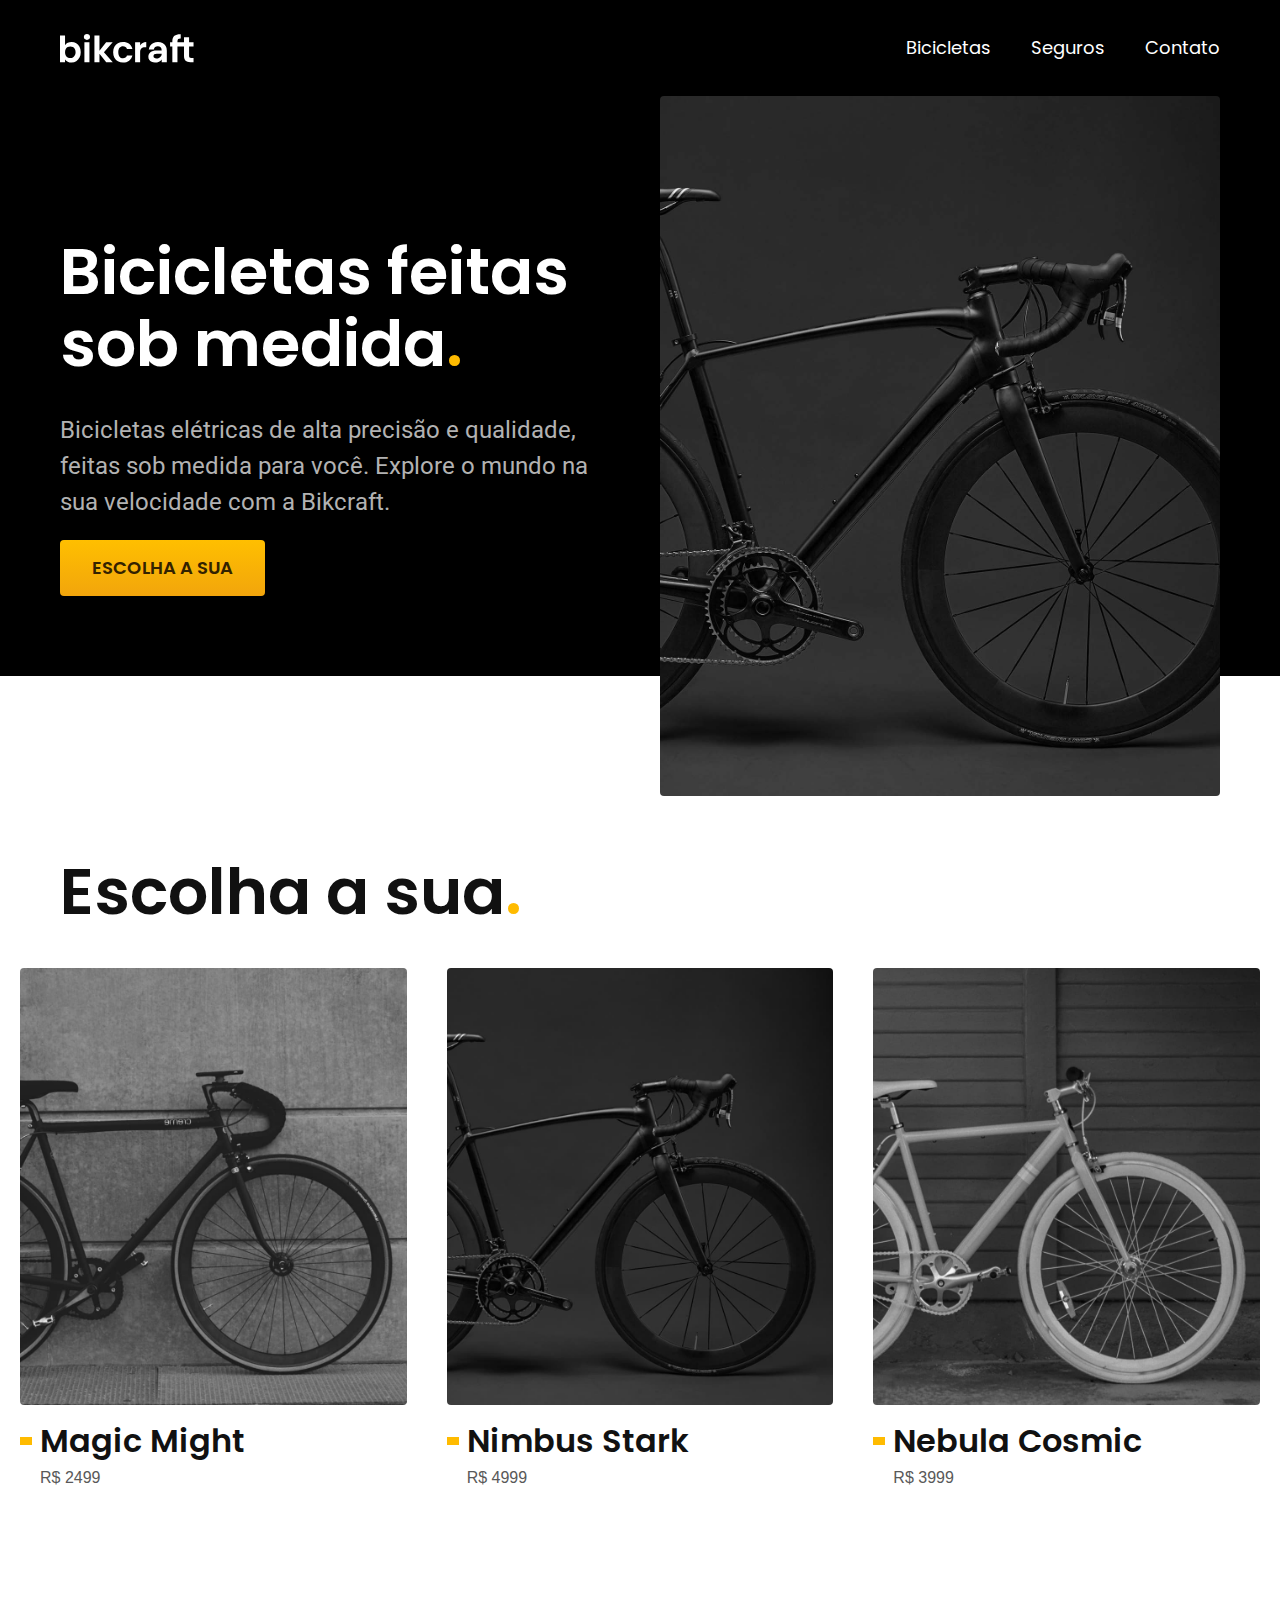
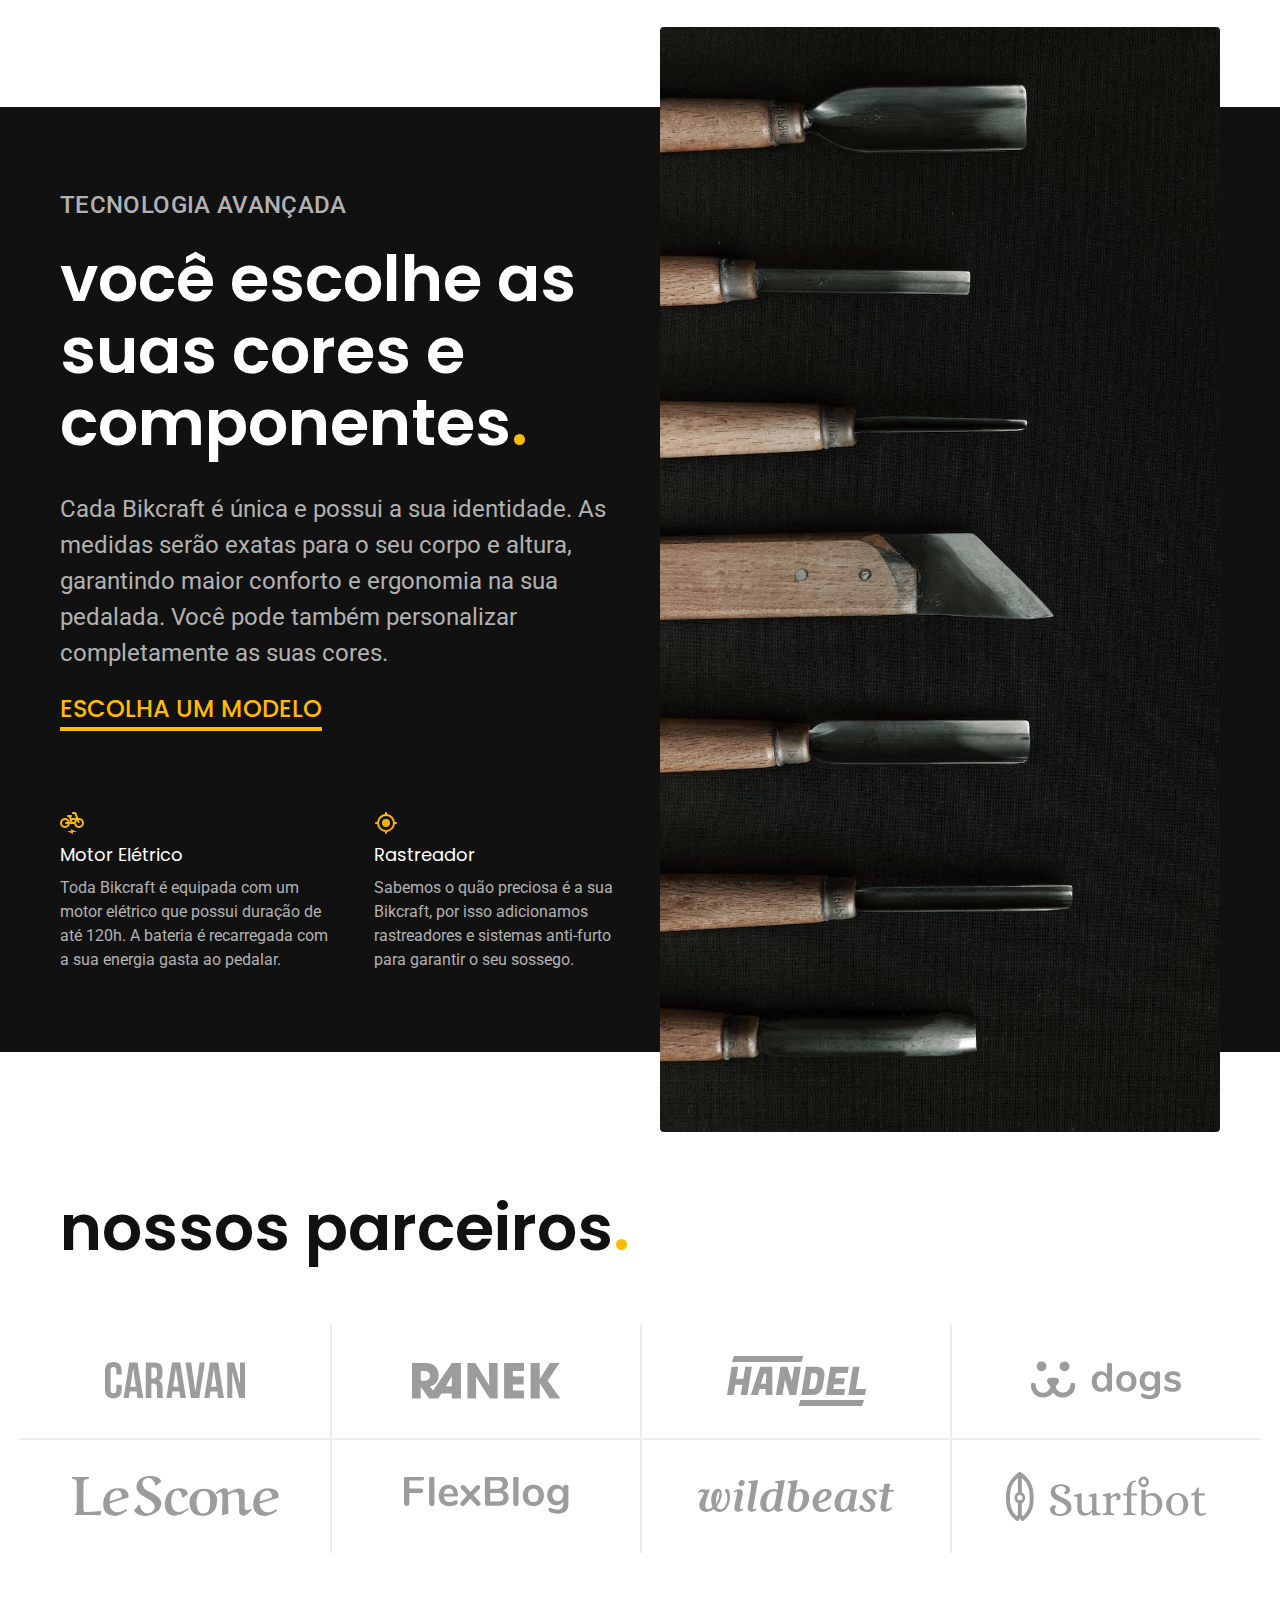
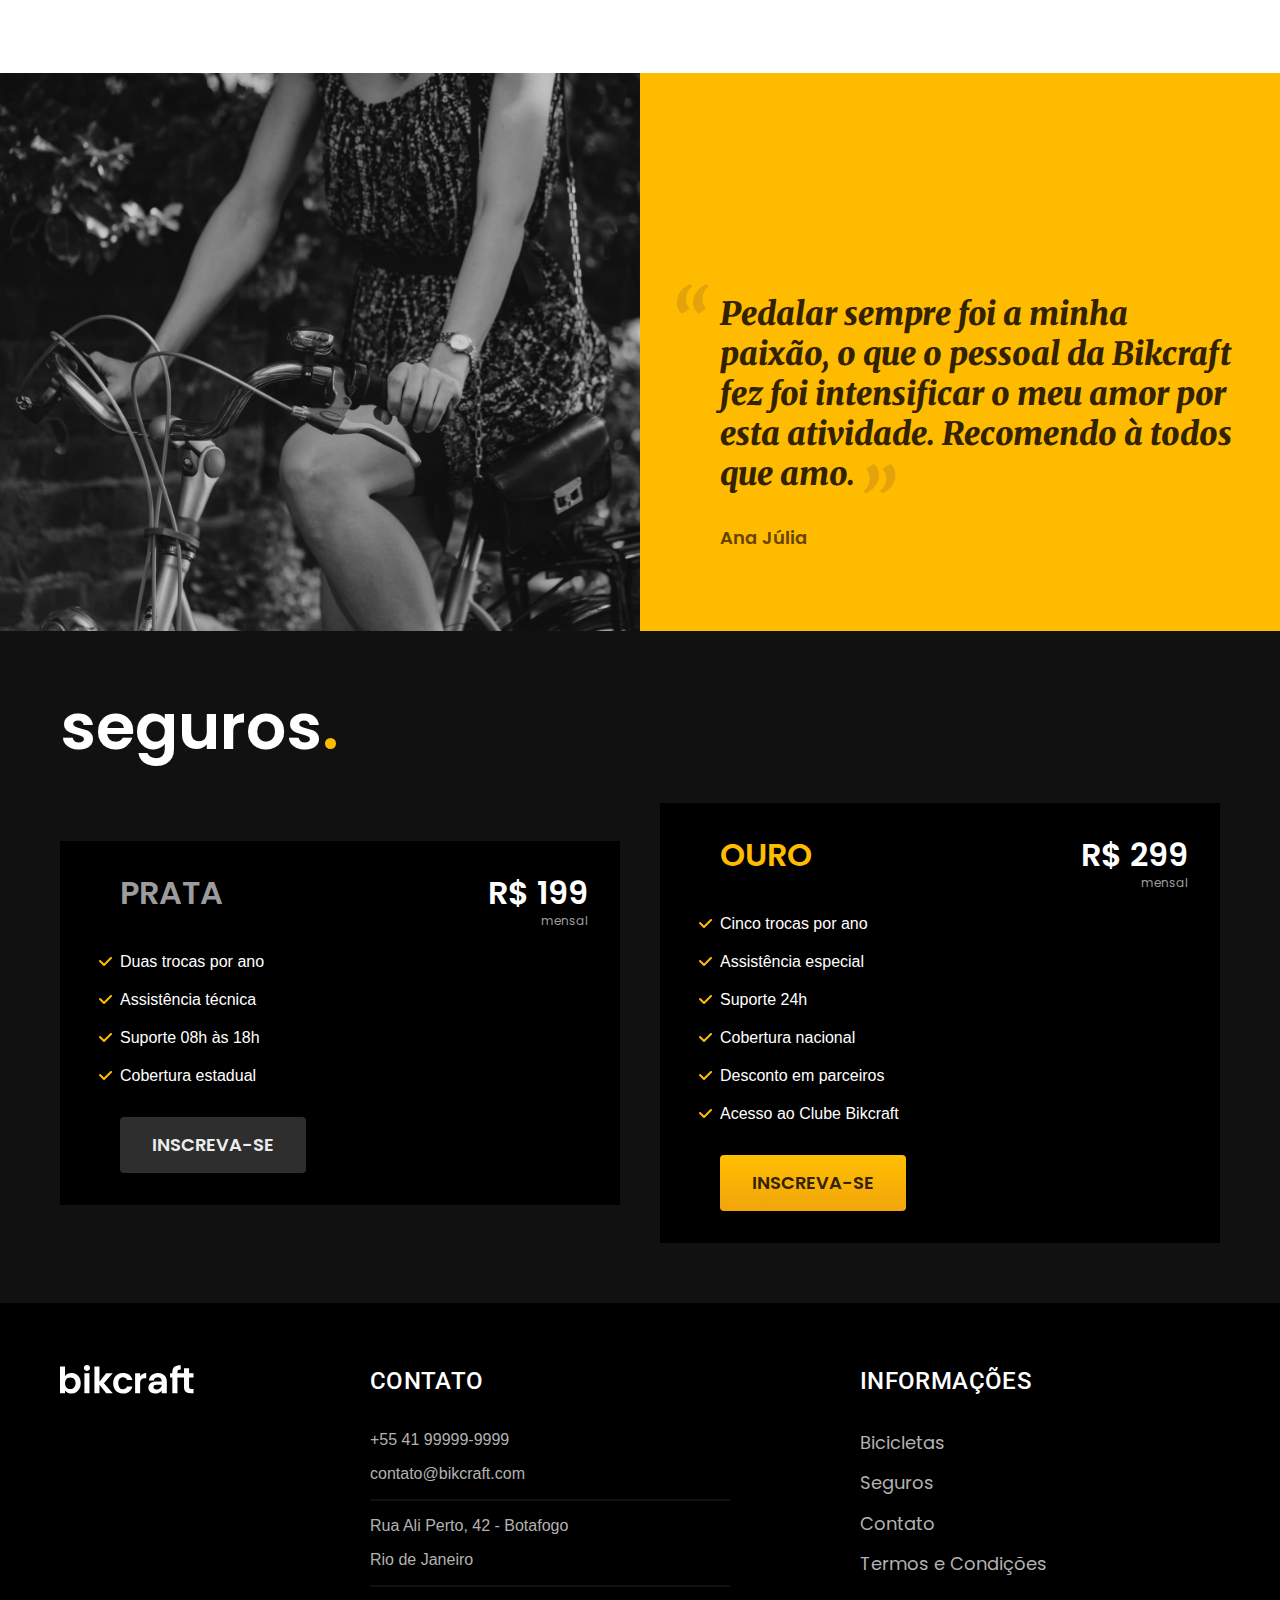
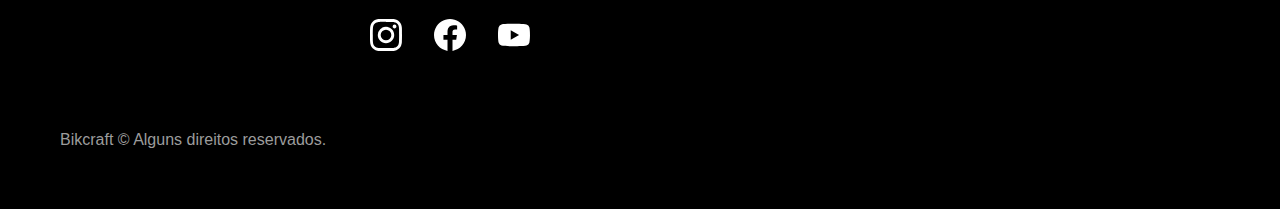
<file: index.html>
<!DOCTYPE html>
<html lang="pt-br">

<head>
  <meta charset="UTF-8">
  <meta name="viewport" content="width=device-width, initial-scale=1.0">

  <title>Bikcraft - Bicicletas Elétricas</title>
  <meta name="description" content="Bicicletas elétricas de alta precisão e qualidade,  feitas sob medida para o cliente. Explore o mundo na sua velocidade com a Bikcraft.">

  <link rel="stylesheet" href="./css/style.css">

  <link rel="preconnect" href="https://fonts.googleapis.com">
  <link rel="preconnect" href="https://fonts.gstatic.com" crossorigin>
  <link href="https://fonts.googleapis.com/css2?family=Merriweather:ital,wght@0,300;0,400;0,700;0,900;1,300;1,400;1,700;1,900&family=Poppins:ital,wght@0,100;0,200;0,300;0,400;0,500;0,600;0,700;0,800;0,900;1,100;1,200;1,300;1,400;1,500;1,600;1,700;1,800;1,900&family=Roboto:ital,wght@0,100;0,300;0,400;0,500;0,700;0,900;1,100;1,300;1,400;1,500;1,700;1,900&display=swap" rel="stylesheet">
</head>

<body>
  <header class="header-bg">
    <div class="header container">
      <a href="./">
        <img src="./img/bikcraft.svg" alt="Bikcraft">
      </a>

      <nav aria-label="primaria">
        <ul class="header-menu font-1-m cor-0">
          <li><a href="./bicicletas.html">Bicicletas</a></li>
          <li><a href="./seguros.html">Seguros</a></li>
          <li><a href="./contato.html">Contato</a></li>
        </ul>
      </nav>
    </div>
  </header>

  <main class="introducao-bg">
    <div class="introducao container">
      <div class="introducao-conteudo">
        <h1 class="font-1-xxl cor-0">Bicicletas feitas sob medida<span class="cor-p1">.</span></h1>
        <p class="font-2-l cor-5">Bicicletas elétricas de alta precisão e qualidade, feitas sob medida para você. Explore o mundo na sua velocidade com a Bikcraft.</p>
        <a class="botao" href="./bicicletas.html">Escolha a sua</a>
      </div>
      <div>
        <img src="./img/fotos/introducao.jpg" alt="Bicicleta elétrica preta.">
      </div>
    </div>
  </main>
  <article class="bicicletas-lista">
  <h2 class="font-1-xxl container">Escolha a sua<span class="cor-p1">.</span></h2>

  <ul>
    <li>
      <a href="./bicicletas/magic.html">
        <img src="./img/bicicletas/magic-home.jpg" alt="Bicicleta preta">
        <h3 class="font-1-xl">Magic Might</h3>
        <span class="font-2-m cor-8">R$ 2499</span>
      </a>
    </li>

      <li>
      <a href="./bicicletas/nimbus.html">
        <img src="./img/bicicletas/nimbus-home.jpg" alt="Bicicleta preta">
        <h3 class="font-1-xl">Nimbus Stark</h3>
        <span class="font-2-m cor-8">R$ 4999</span>
      </a>
    </li>

      <li>
      <a href="./bicicletas/nebula.html">
        <img src="./img/bicicletas/nebula-home.jpg" alt="Bicicleta preta">
        <h3 class="font-1-xl">Nebula Cosmic</h3>
        <span class="font-2-m cor-8">R$ 3999</span>
      </a>
    </li>
  </ul>
  </article>

  <article class="tecnologia-bg"> 
    <div class="tecnologia container">
      <div class="tecnologia-conteudo">
        <span class="font-2-l-b cor-5">Tecnologia Avançada</span>
        <h2 class="font-1-xxl cor-0">você escolhe as suas cores e componentes<span class="cor-p1">.</span></h2>
        <p class="font-2-l cor-5">Cada Bikcraft é única e possui a sua identidade. As medidas serão exatas para o seu corpo e altura, garantindo maior conforto e ergonomia na sua pedalada. Você pode também personalizar completamente as suas cores.</p>
        <a class="link" href="./bicicletas.html">Escolha um modelo</a>
        <div class="tecnologia-vantagens">
          <div>
            <img src="./img/icones/eletrica.svg" alt="">
            <h3 class="font-1-m cor-0">Motor Elétrico</h3>
            <p class="font-2-s cor-5">Toda Bikcraft é equipada com um motor elétrico que possui duração de até 120h. A bateria é recarregada com a sua energia gasta ao pedalar.</p>
          </div>
          <div>
            <img src="./img/icones/rastreador.svg" alt="">
            <h3 class="font-1-m cor-0">Rastreador</h3>
            <p class="font-2-s cor-5">Sabemos o quão preciosa é a sua Bikcraft, por isso adicionamos rastreadores e sistemas anti-furto para garantir o seu sossego.</p>
          </div>

        </div>
      </div>
        <div class="tecnologia-imagem">
          <img src="./img/fotos/tecnologia.jpg" alt="">
        </div>
    </div>
  </article>

  <section class="parceiros" aria-label="Nossos Parceiros">
    <h2 class="font-1-xxl container">nossos parceiros<span class="cor-p1">.</span></h2>

    <ul>
      <li><img src="./img/parceiros/caravan.svg" alt="caravan"></li>
      <li><img src="./img/parceiros/ranek.svg" alt="ranek.svg"></li>
      <li><img src="./img/parceiros/handel.svg" alt="handel.svg"></li>
      <li><img src="./img/parceiros/dogs.svg" alt="dogs.svg"></li>
      <li><img src="./img/parceiros/lescone.svg" alt="lescone.svg"></li>
      <li><img src="./img/parceiros/flexblog.svg" alt="flexblog.svg"></li>
      <li><img src="./img/parceiros/wildbeast.svg" alt="wildbeast.svg"></li>
      <li><img src="./img/parceiros/surfbot.svg" alt="surfbot.svg"></li>
    </ul>
  </section>

  <section class="depoimento" aria-label="Depoimento"> 
    <div>
      <img src="./img/fotos/depoimento.jpg" alt="Pessoa pedalando uma bicicleta Bikcraft">
    </div>
    <div class="depoimento-conteudo">
      <blockquote class="font-1-xl cor-p5">
        <p>Pedalar sempre foi a minha paixão, o que o pessoal da Bikcraft fez foi intensificar o meu amor por esta atividade. Recomendo à todos que amo.</p>
      </blockquote>
      <span class="font-1-m-b cor-p4">Ana Júlia</span>
    </div>
  </section>

  <article class="seguros-bg">
    <div class="seguros container">
      <h2 class="font-1-xxl cor-0">seguros<span class="cor-p1">.</span></h2>
      <div class="seguros-item">
        <h3 class="font-1-xl cor-6">PRATA</h3>
        <span class="font-1-xl cor-0">R$ 199 <span class="font-1-xs cor-6">mensal</span></span>
        <ul class="font-2-m cor-0">
          <li>Duas trocas por ano</li>
          <li>Assistência técnica</li>
          <li>Suporte 08h às 18h</li>
          <li>Cobertura estadual</li>
        </ul>
        <a class="botao secundario" href="./orcamento.html">Inscreva-se</a>
      </div>

      <div class="seguros-item">
          <h3 class="font-1-xl cor-p1">OURO</h3>
          <span class="font-1-xl cor-0">R$ 299 <span class="font-1-xs cor-6">mensal</span></span>
          <ul class="font-2-m cor-0">
            <li>Cinco trocas por ano</li>
            <li>Assistência especial</li>
            <li>Suporte 24h</li>
            <li>Cobertura nacional</li>
            <li>Desconto em parceiros</li>
            <li>Acesso ao Clube Bikcraft</li>
          </ul>
          <a class="botao" href="./orcamento.html">Inscreva-se</a>
        </div>
    </div>
  </article>

  <footer class="footer-bg">
    <div class="footer container">
      <img src="./img/bikcraft.svg" alt="Bikcraft">
      <div class="footer-contato">
        <h3 class="font-2-l-b cor-0">Contato</h3>
        <ul class="font-2-m cor-5">
          <li><a href="tel:+5541999999999">+55 41 99999-9999</a></li>
          <li><a href="mailto:contato@bikcraft.com">contato@bikcraft.com</a></li>
          <li>Rua Ali Perto, 42 - Botafogo</li>
          <li>Rio de Janeiro</li>
        </ul>
        <div class="footer-redes">
          <a href="./">
            <img src="./img/redes/instagram.svg" alt="Instagram">
          </a>
          <a href="./">
            <img src="./img/redes/facebook.svg" alt="Facebook">
          </a>
          <a href="./">
            <img src="./img/redes/youtube.svg" alt="YouTube">
          </a>
        </div>
      </div>
      <div class="footer-informacoes">
        <h3 class="font-2-l-b cor-0">Informações</h3>
        <nav>
          <ul class="font-1-m cor-5">
            <li><a href="./bicicletas.html">Bicicletas</a></li>
            <li><a href="./seguros.html">Seguros</a></li>
            <li><a href="./contato.html">Contato</a></li>
            <li><a href="./termos.html">Termos e Condições</a></li>
          </ul>
        </nav>
      </div>
      <p class="footer-copy font-2-m cor-6">Bikcraft © Alguns direitos reservados.</p>
    </div>
  </footer>
</body>

</html>
</file>
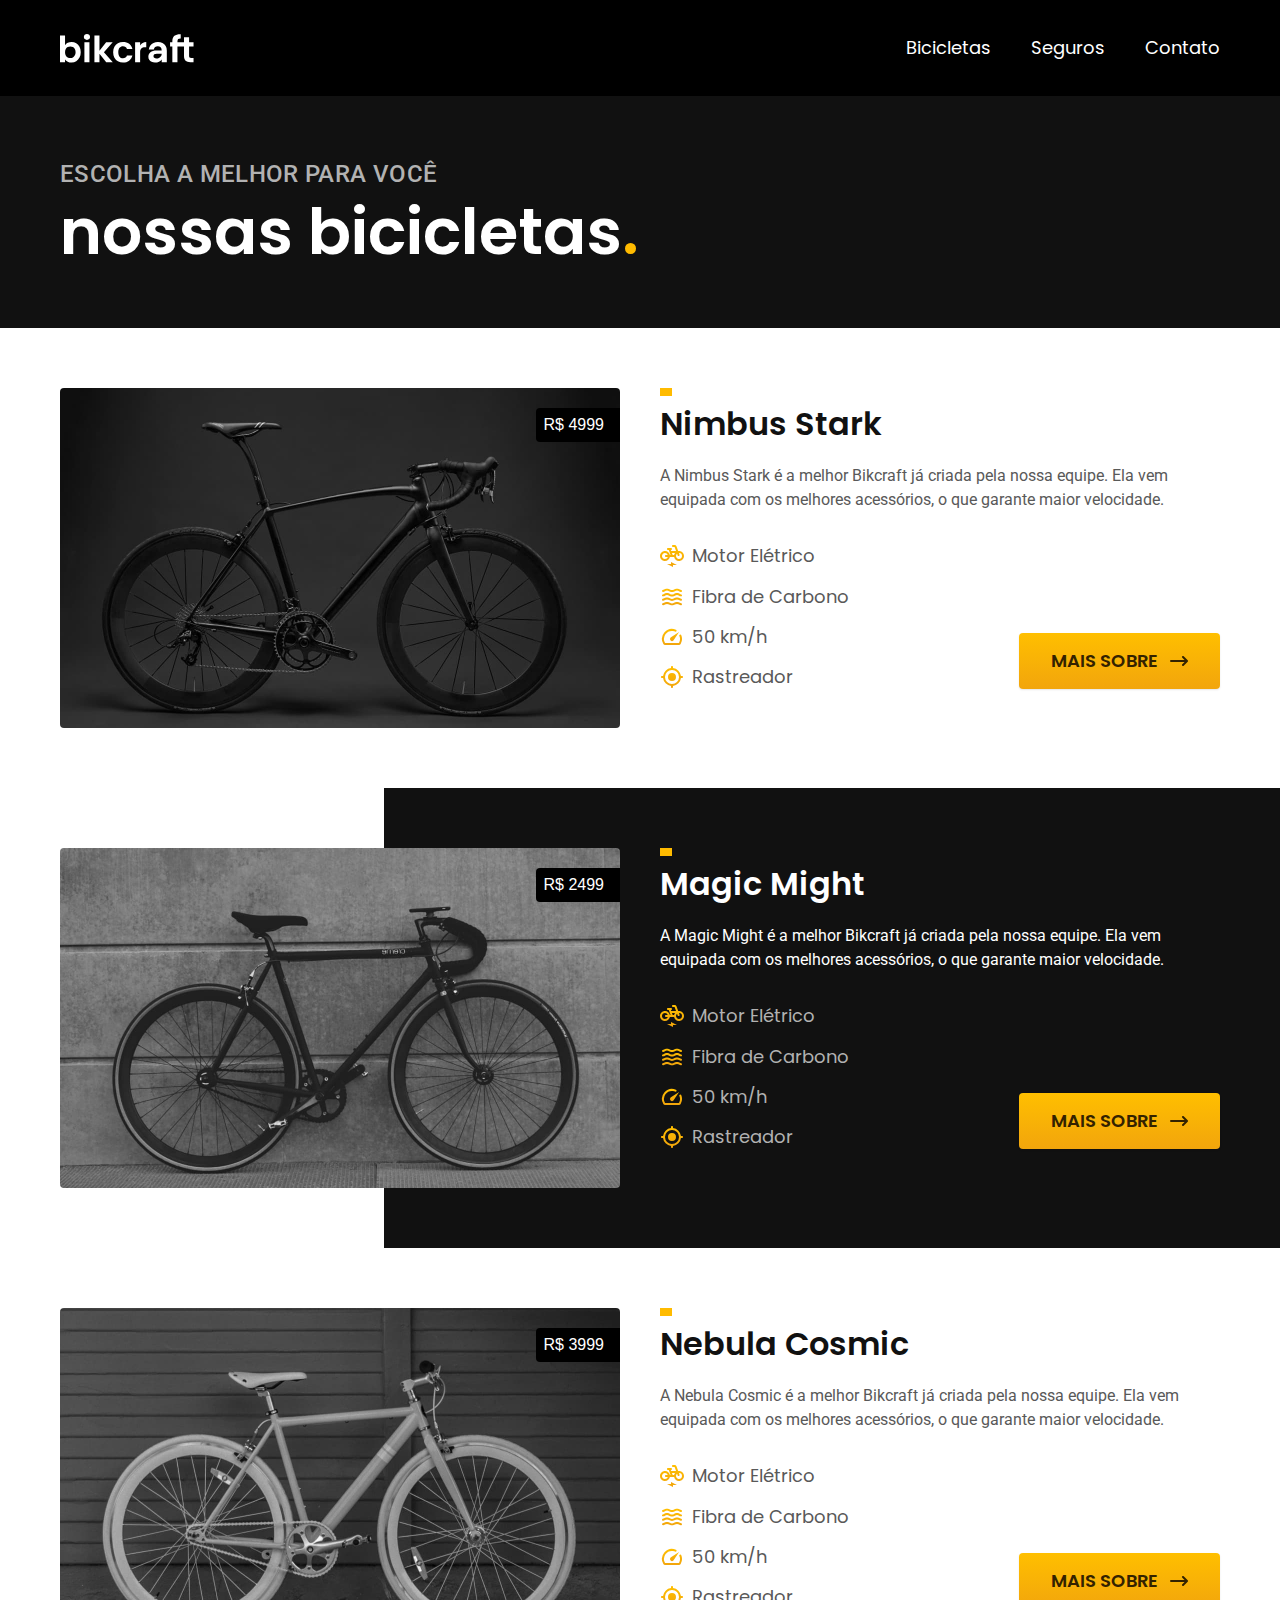
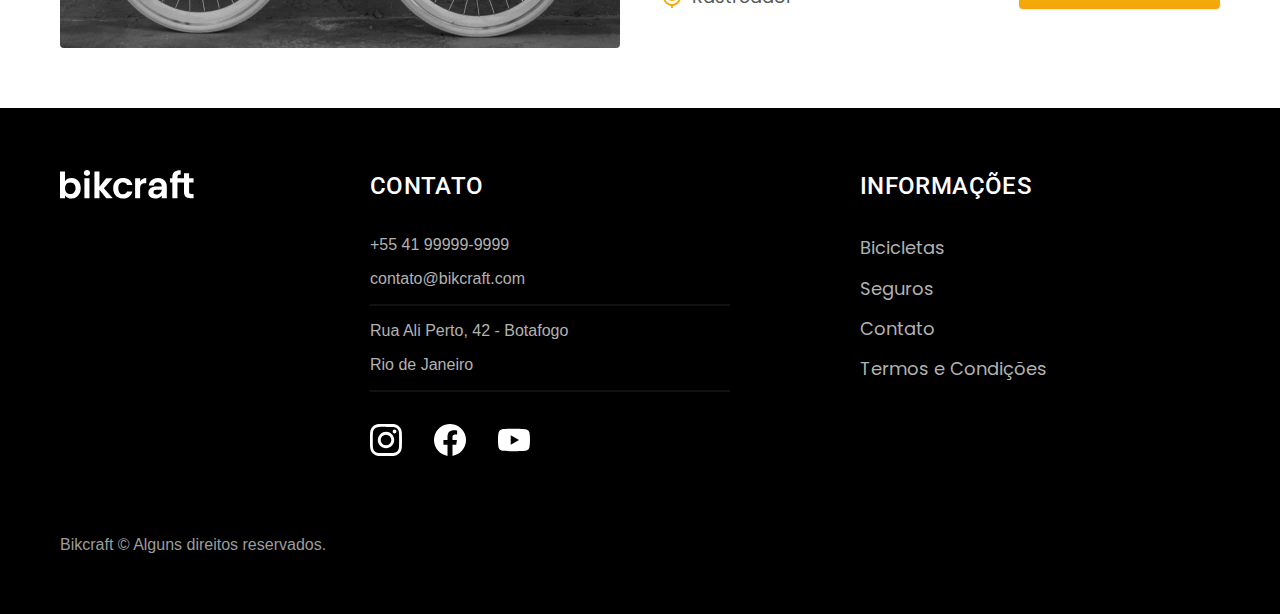
<file: bicicletas.html>
<!DOCTYPE html>
<html lang="pt-br">

  <head>
    <meta charset="UTF-8">
    <meta name="viewport" content="width=device-width, initial-scale=1.0">

    <title>Bicicletas | Bikcraft</title>
    <meta name="description" content="Termos e Condições.">

    <link rel="stylesheet" href="./css/style.css">

    <link rel="preconnect" href="https://fonts.googleapis.com">
    <link rel="preconnect" href="https://fonts.gstatic.com" crossorigin>
    <link href="https://fonts.googleapis.com/css2?family=Merriweather:ital,wght@0,300;0,400;0,700;0,900;1,300;1,400;1,700;1,900&family=Poppins:ital,wght@0,100;0,200;0,300;0,400;0,500;0,600;0,700;0,800;0,900;1,100;1,200;1,300;1,400;1,500;1,600;1,700;1,800;1,900&family=Roboto:ital,wght@0,100;0,300;0,400;0,500;0,700;0,900;1,100;1,300;1,400;1,500;1,700;1,900&display=swap" rel="stylesheet">
  </head>

  <body id="bicicletas">
    <header class="header-bg">
      <div class="header container">
        <a href="./">
          <img src="./img/bikcraft.svg" alt="Bikcraft">
        </a>

        <nav aria-label="primaria">
          <ul class="header-menu font-1-m cor-0">
            <li><a href="./bicicletas.html">Bicicletas</a></li>
            <li><a href="./seguros.html">Seguros</a></li>
            <li><a href="./contato.html">Contato</a></li>
          </ul>
        </nav>
      </div>
    </header>
    
    <main>
      <div class="titulo-bg">
        <div class="titulo container">
          <p class="font-2-l-b cor-5">Escolha a melhor para você</p>
          <h1 class="font-1-xxl cor-0">nossas bicicletas<span class="cor-p1">.</span></h1>
        </div>
      </div>
      
      <div class="bicicletas container">
          <div class="bicicletas-imagem">
            <img src="./img/bicicletas/nimbus.jpg" alt="Bicicleta Preta">
            <span class="font-2-m cor-0">R$ 4999</span>
          </div> 
          <div class="bicicletas-conteudo">
            <h2 class="font-1-xl">Nimbus Stark</h2>
            <p class="font-2-s cor-8">A Nimbus Stark é a melhor Bikcraft já criada pela nossa equipe. Ela vem equipada com os melhores acessórios, o que garante maior velocidade.</p>
            <ul class="font-1-m cor-8">
              <li>
                <img src="./img/icones/eletrica.svg" alt="">
                Motor Elétrico
              </li>
              <li>
                <img src="./img/icones/carbono.svg" alt="">
              Fibra de Carbono
              </li>
              <li>
                <img src="./img/icones/velocidade.svg" alt="">
                50 km/h
              </li>
              <li>
                <img src="./img/icones/rastreador.svg" alt="">
                Rastreador
              </li>
            </ul>
            <a class="botao seta" href="./bicicletas/nimbus.html">Mais Sobre</a>
          </div>
      </div>

      <div class="bicicletas-bg">
        <div class="bicicletas container">
          <div class="bicicletas-imagem">
            <img src="./img/bicicletas/magic.jpg" alt="Bicicleta Preta">
            <span class="font-2-m cor-0">R$ 2499</span>
          </div> 
          <div class="bicicletas-conteudo">
            <h2 class="font-1-xl cor-0">Magic Might</h2>
            <p class="font-2-s cor-0">A Magic Might é a melhor Bikcraft já criada pela nossa equipe. Ela vem equipada com os melhores acessórios, o que garante maior velocidade.</p>
            <ul class="font-1-m cor-5">
              <li>
                <img src="./img/icones/eletrica.svg" alt="">
                Motor Elétrico
              </li>
              <li>
                <img src="./img/icones/carbono.svg" alt="">
              Fibra de Carbono
              </li>
              <li>
                <img src="./img/icones/velocidade.svg" alt="">
                50 km/h
              </li>
              <li>
                <img src="./img/icones/rastreador.svg" alt="">
                Rastreador
              </li>
            </ul>
            <a class="botao seta" href="./bicicletas/magic.html">Mais Sobre</a>
          </div>
        </div>
      </div>

      <div class="bicicletas container">
          <div class="bicicletas-imagem">
            <img src="./img/bicicletas/nebula.jpg" alt="Bicicleta Preta">
            <span class="font-2-m cor-0">R$ 3999</span>
          </div> 
          <div class="bicicletas-conteudo">
            <h2 class="font-1-xl">Nebula Cosmic</h2>
            <p class="font-2-s cor-8">A Nebula Cosmic é a melhor Bikcraft já criada pela nossa equipe. Ela vem equipada com os melhores acessórios, o que garante maior velocidade.</p>
            <ul class="font-1-m cor-8">
              <li>
                <img src="./img/icones/eletrica.svg" alt="">
                Motor Elétrico
              </li>
              <li>
                <img src="./img/icones/carbono.svg" alt="">
              Fibra de Carbono
              </li>
              <li>
                <img src="./img/icones/velocidade.svg" alt="">
                50 km/h
              </li>
              <li>
                <img src="./img/icones/rastreador.svg" alt="">
                Rastreador
              </li>
            </ul>
            <a class="botao seta" href="./bicicletas/nebula.html">Mais Sobre</a>
          </div>
      </div>
     
    </main>

      <footer class="footer-bg">
      <div class="footer container">
        <img src="./img/bikcraft.svg" alt="Bikcraft">
        <div class="footer-contato">
          <h3 class="font-2-l-b cor-0">Contato</h3>
          <ul class="font-2-m cor-5">
            <li><a href="tel:+5541999999999">+55 41 99999-9999</a></li>
            <li><a href="mailto:contato@bikcraft.com">contato@bikcraft.com</a></li>
            <li>Rua Ali Perto, 42 - Botafogo</li>
            <li>Rio de Janeiro</li>
          </ul>
          <div class="footer-redes">
            <a href="./">
              <img src="./img/redes/instagram.svg" alt="Instagram">
            </a>
            <a href="./">
              <img src="./img/redes/facebook.svg" alt="Facebook">
            </a>
            <a href="./">
              <img src="./img/redes/youtube.svg" alt="YouTube">
            </a>
          </div>
        </div>
        <div class="footer-informacoes">
          <h3 class="font-2-l-b cor-0">Informações</h3>
          <nav>
            <ul class="font-1-m cor-5">
              <li><a href="./bicicletas.html">Bicicletas</a></li>
              <li><a href="./seguros.html">Seguros</a></li>
              <li><a href="./contato.html">Contato</a></li>
              <li><a href="./contato.html">Termos e Condições</a></li>
            </ul>
          </nav>
        </div>
        <p class="footer-copy font-2-m cor-6">Bikcraft © Alguns direitos reservados.</p>
      </div>
    </footer>
  </body>
</html>
</file>
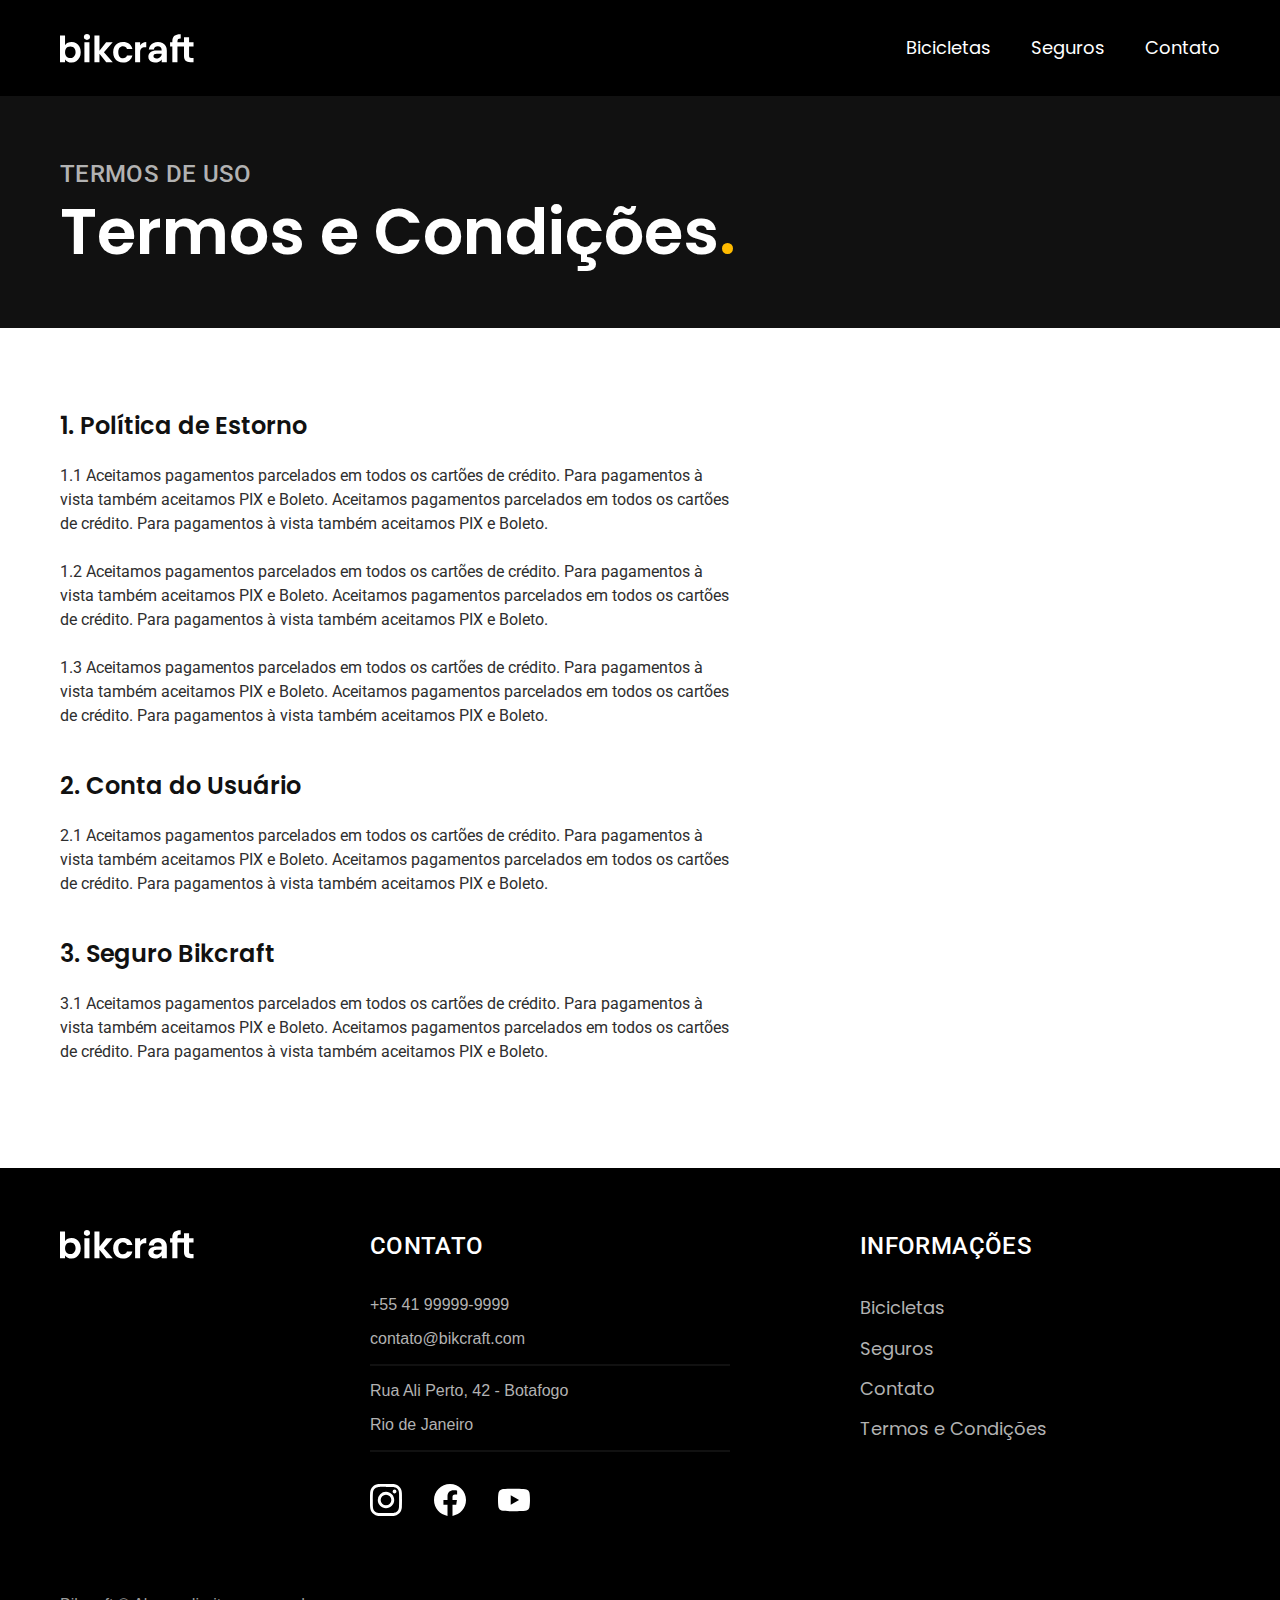
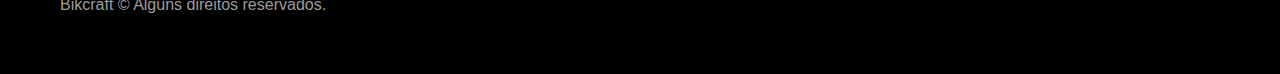
<file: termos.html>
<!DOCTYPE html>
<html lang="pt-br">

  <head>
    <meta charset="UTF-8">
    <meta name="viewport" content="width=device-width, initial-scale=1.0">

    <title>Termos e Condições | Bikcraft</title>
    <meta name="description" content="Termos e Condições.">

    <link rel="stylesheet" href="./css/style.css">

    <link rel="preconnect" href="https://fonts.googleapis.com">
    <link rel="preconnect" href="https://fonts.gstatic.com" crossorigin>
    <link href="https://fonts.googleapis.com/css2?family=Merriweather:ital,wght@0,300;0,400;0,700;0,900;1,300;1,400;1,700;1,900&family=Poppins:ital,wght@0,100;0,200;0,300;0,400;0,500;0,600;0,700;0,800;0,900;1,100;1,200;1,300;1,400;1,500;1,600;1,700;1,800;1,900&family=Roboto:ital,wght@0,100;0,300;0,400;0,500;0,700;0,900;1,100;1,300;1,400;1,500;1,700;1,900&display=swap" rel="stylesheet">
  </head>

  <body id="termos">
    <header class="header-bg">
      <div class="header container">
        <a href="./">
          <img src="./img/bikcraft.svg" alt="Bikcraft">
        </a>

        <nav aria-label="primaria">
          <ul class="header-menu font-1-m cor-0">
            <li><a href="./bicicletas.html">Bicicletas</a></li>
            <li><a href="./seguros.html">Seguros</a></li>
            <li><a href="./contato.html">Contato</a></li>
          </ul>
        </nav>
      </div>
    </header>
    
    <main>
      <div class="titulo-bg">
        <div class="titulo container">
          <p class="font-2-l-b cor-5">Termos de uso</p>
          <h1 class="font-1-xxl cor-0">Termos e Condições<span class="cor-p1">.</span></h1>
        </div>
      </div>
      
      <div class="termos font-2-s cor-10 container">
         <h2 class="font-1-l cor-11">1. Política de Estorno</h2>
          <p>1.1 Aceitamos pagamentos parcelados em todos os cartões de crédito. Para pagamentos à vista também aceitamos PIX e Boleto. Aceitamos pagamentos parcelados em todos os cartões de crédito. Para pagamentos à vista também aceitamos PIX e Boleto.</p>
          <p>1.2 Aceitamos pagamentos parcelados em todos os cartões de crédito. Para pagamentos à vista também aceitamos PIX e Boleto. Aceitamos pagamentos parcelados em todos os cartões de crédito. Para pagamentos à vista também aceitamos PIX e Boleto.</p>
          <p>1.3 Aceitamos pagamentos parcelados em todos os cartões de crédito. Para pagamentos à vista também aceitamos PIX e Boleto. Aceitamos pagamentos parcelados em todos os cartões de crédito. Para pagamentos à vista também aceitamos PIX e Boleto.</p>
          <h2 class="font-1-l cor-11">2. Conta do Usuário</h2>
          <p>2.1 Aceitamos pagamentos parcelados em todos os cartões de crédito. Para pagamentos à vista também aceitamos PIX e Boleto. Aceitamos pagamentos parcelados em todos os cartões de crédito. Para pagamentos à vista também aceitamos PIX e Boleto.</p>
          <h2 class="font-1-l cor-11">3. Seguro Bikcraft</h2>
          <p>3.1 Aceitamos pagamentos parcelados em todos os cartões de crédito. Para pagamentos à vista também aceitamos PIX e Boleto. Aceitamos pagamentos parcelados em todos os cartões de crédito. Para pagamentos à vista também aceitamos PIX e Boleto.</p>
      </div>
    </main>

      <footer class="footer-bg">
      <div class="footer container">
        <img src="./img/bikcraft.svg" alt="Bikcraft">
        <div class="footer-contato">
          <h3 class="font-2-l-b cor-0">Contato</h3>
          <ul class="font-2-m cor-5">
            <li><a href="tel:+5541999999999">+55 41 99999-9999</a></li>
            <li><a href="mailto:contato@bikcraft.com">contato@bikcraft.com</a></li>
            <li>Rua Ali Perto, 42 - Botafogo</li>
            <li>Rio de Janeiro</li>
          </ul>
          <div class="footer-redes">
            <a href="./">
              <img src="./img/redes/instagram.svg" alt="Instagram">
            </a>
            <a href="./">
              <img src="./img/redes/facebook.svg" alt="Facebook">
            </a>
            <a href="./">
              <img src="./img/redes/youtube.svg" alt="YouTube">
            </a>
          </div>
        </div>
        <div class="footer-informacoes">
          <h3 class="font-2-l-b cor-0">Informações</h3>
          <nav>
            <ul class="font-1-m cor-5">
              <li><a href="./bicicletas.html">Bicicletas</a></li>
              <li><a href="./seguros.html">Seguros</a></li>
              <li><a href="./contato.html">Contato</a></li>
              <li><a href="./contato.html">Termos e Condições</a></li>
            </ul>
          </nav>
        </div>
        <p class="footer-copy font-2-m cor-6">Bikcraft © Alguns direitos reservados.</p>
      </div>
    </footer>
  </body>
</html>
</file>
<file: css/style.css>
@import "./global/global.css";
@import "./utilidades/tipografia.css";
@import "./utilidades/cores.css";
@import "./global/header.css";
@import "./global/footer.css";
@import "./utilidades/componentes.css";
@import "./home/tecnologia.css";
@import "./home/introducao.css";
@import "./home/parceiros.css";
@import "./home/depoimento.css";

@import "./bicicletas/bicicletas-lista.css";
@import "./bicicletas/bicicletas.css";

@import "./seguros/seguros.css";

@import "./termos/termos.css";
</file>
